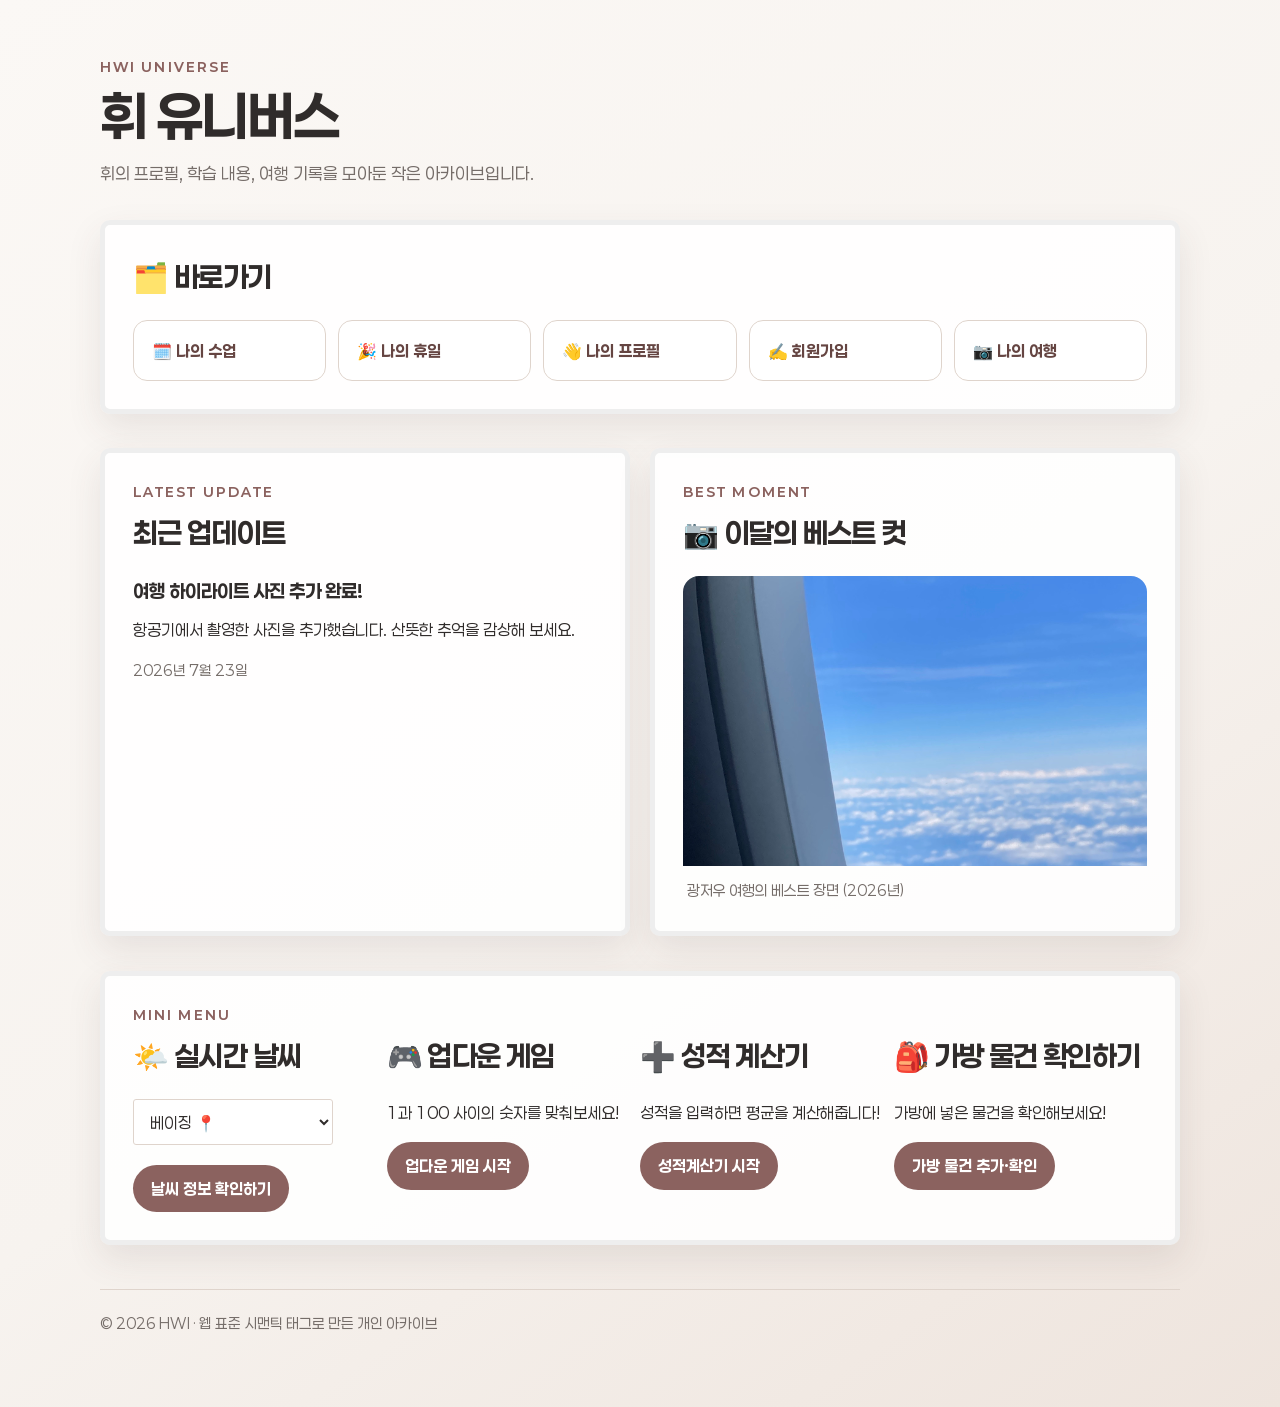
<file: index.html>
<!DOCTYPE html>
<html lang="ko">
<head>
  <meta charset="UTF-8">
  <meta name="viewport" content="width=device-width, initial-scale=1.0">
  <link rel="stylesheet" href="css/style.css">
  <title>휘 유니버스</title>
</head>
<body class="home-page">
  <div class="container">
    <header class="page-header">
      <p class="eyebrow">HWI UNIVERSE</p>
      <h1>휘 유니버스</h1>
      <p class="lead">휘의 프로필, 학습 내용, 여행 기록을 모아둔 작은 아카이브입니다.</p>
    </header>

    <nav class="card" aria-label="주요 메뉴">
      <h2>🗂️ 바로가기</h2>
      <ul class="quick-links">
        <li><a href="html/myClass.html">🗓️ 나의 수업</a></li>
        <li><a href="html/myHoliday.html">🎉 나의 휴일</a></li>
        <li><a href="html/myProfile.html">👋 나의 프로필</a></li>
        <li><a href="html/signup.html">✍️ 회원가입</a></li>
        <li><a href="html/myTrip.html">📷 나의 여행</a></li>
      </ul>
    </nav>

    <main>
      <div class="grid section">
        <section class="card">
          <p class="eyebrow">Latest update</p>
          <h2>최근 업데이트</h2>
          <article>
            <h3>여행 하이라이트 사진 추가 완료!</h3>
            <p>항공기에서 촬영한 사진을 추가했습니다. 산뜻한 추억을 감상해 보세요.</p>
            <p class="meta">2026년 7월 23일</p>
          </article>
        </section>

        <section class="card">
          <p class="eyebrow">Best moment</p>
          <h2>📷 이달의 베스트 컷</h2>
          <figure class="feature-image">
            <img src="media/image2.jpg" alt="광저우 여행의 베스트 장면">
            <figcaption>광저우 여행의 베스트 장면 (2026년)</figcaption>
          </figure>
        </section>
      </div>

      <aside class="card section">
        <p class="eyebrow">Mini Menu</p>
        <div class="card-grid">
        <section>
          
          <h2>🌤️ 실시간 날씨</h2>
          <select id="weather-location">
            <option value="china">베이징 📍</option>
            <option value="seoul">서울특별시 📍</option>
          </select>
          <button class="button" id="weather-button" type="button">날씨 정보 확인하기</button>
        </section>
        <section>
          <h2>🎮 업다운 게임</h2>
          <p>1과 100 사이의 숫자를 맞춰보세요!</p>
          <button class="button" id="updown-button" type="button">업다운 게임 시작</button>
        </section>
        <section>
          <h2>➕ 성적 계산기</h2>
          <p>성적을 입력하면 평균을 계산해줍니다!</p>
          <button class="button" id="grade-button" type="button">성적계산기 시작</button>
        </section>
        <section>
          <h2>🎒 가방 물건 확인하기</h2>
          <p>가방에 넣은 물건을 확인해보세요!</p>
          <button class="button" id="bag-button" type="button">가방 물건 추가·확인</button>
        </section>
        </div>
      </aside>
    </main>

    <footer>
      <p>© 2026 HWI · 웹 표준 시맨틱 태그로 만든 개인 아카이브</p>
    </footer>
  </div>
  <script src="script/reflective-tilt.js"></script>
  <script src="script/upDown.js"></script>
  <script src="script/grade.js"></script>
  <script src="script/bag.js"></script>
  <script src="script/weather.js"></script>
</body>
</html>
</file>
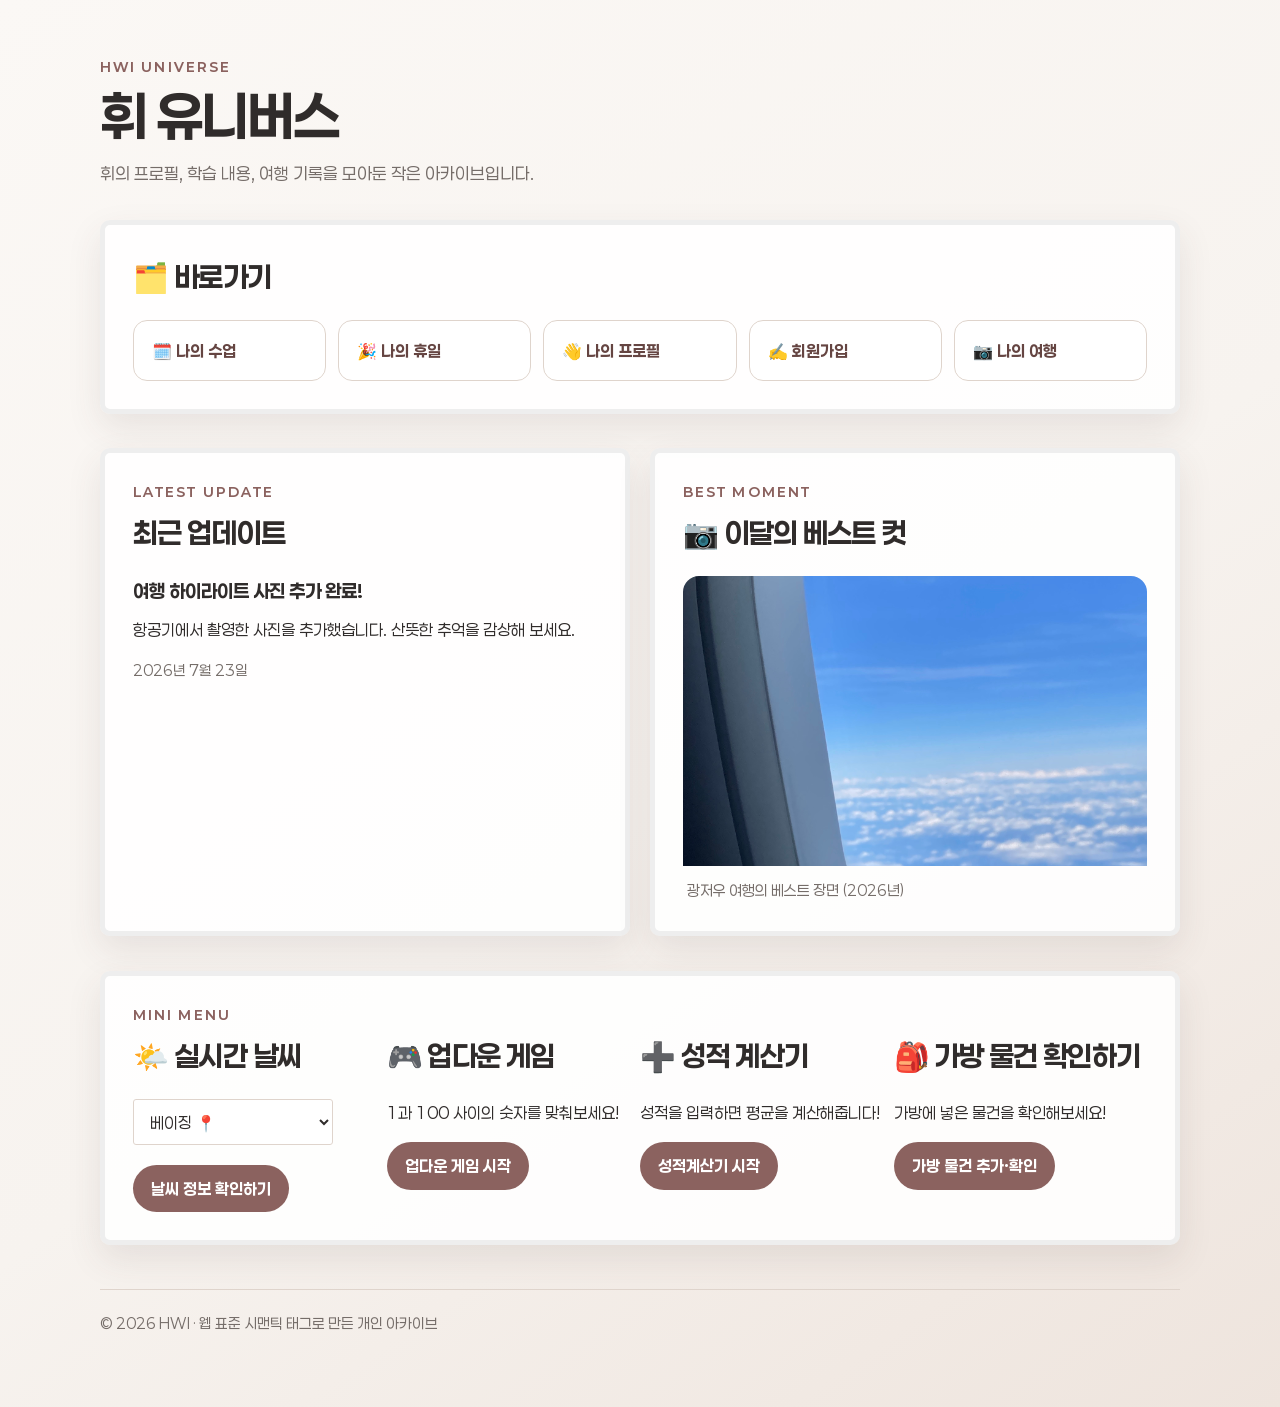
<file: html/index.html>
<!DOCTYPE html>
<html lang="ko">
<head>
  <meta charset="UTF-8">
  <meta name="viewport" content="width=device-width, initial-scale=1.0">
  <link rel="stylesheet" href="../css/style.css">
  <title>휘 유니버스</title>
</head>
<body class="home-page">
  <div class="container">
    <header class="page-header">
      <p class="eyebrow">HWI UNIVERSE</p>
      <h1>휘 유니버스</h1>
      <p class="lead">휘의 프로필, 학습 내용, 여행 기록을 모아둔 작은 아카이브입니다.</p>
    </header>

    <nav class="card" aria-label="주요 메뉴">
      <h2>🗂️ 바로가기</h2>
      <ul class="quick-links">
        <li><a href="myClass.html">🗓️ 나의 수업</a></li>
        <li><a href="myHoliday.html">🎉 나의 휴일</a></li>
        <li><a href="myProfile.html">👋 나의 프로필</a></li>
        <li><a href="signup.html">✍️ 회원가입</a></li>
        <li><a href="myTrip.html">📷 나의 여행</a></li>
      </ul>
    </nav>

    <main>
      <div class="grid section">
        <section class="card">
          <p class="eyebrow">Latest update</p>
          <h2>최근 업데이트</h2>
          <article>
            <h3>여행 하이라이트 사진 추가 완료!</h3>
            <p>항공기에서 촬영한 사진을 추가했습니다. 산뜻한 추억을 감상해 보세요.</p>
            <p class="meta">2026년 7월 23일</p>
          </article>
        </section>

        <section class="card">
          <p class="eyebrow">Best moment</p>
          <h2>📷 이달의 베스트 컷</h2>
          <figure class="feature-image">
            <img src="../media/image2.jpg" alt="광저우 여행의 베스트 장면">
            <figcaption>광저우 여행의 베스트 장면 (2026년)</figcaption>
          </figure>
        </section>
      </div>

      <aside class="card section">
        <p class="eyebrow">Mini Menu</p>
        <div class="card-grid">
        <section>
          
          <h2>🌤️ 실시간 날씨</h2>
          <select id="weather-location">
            <option value="china">베이징 📍</option>
            <option value="seoul">서울특별시 📍</option>
          </select>
          <button class="button" id="weather-button" type="button">날씨 정보 확인하기</button>
        </section>
        <section>
          <h2>🎮 업다운 게임</h2>
          <p>1과 100 사이의 숫자를 맞춰보세요!</p>
          <button class="button" id="updown-button" type="button">업다운 게임 시작</button>
        </section>
        <section>
          <h2>➕ 성적 계산기</h2>
          <p>성적을 입력하면 평균을 계산해줍니다!</p>
          <button class="button" id="grade-button" type="button">성적계산기 시작</button>
        </section>
        <section>
          <h2>🎒 가방 물건 확인하기</h2>
          <p>가방에 넣은 물건을 확인해보세요!</p>
          <button class="button" id="bag-button" type="button">가방 물건 추가·확인</button>
        </section>
        </div>
      </aside>
    </main>

    <footer>
      <p>© 2026 HWI · 웹 표준 시맨틱 태그로 만든 개인 아카이브</p>
    </footer>
  </div>
  <script src="../script/reflective-tilt.js"></script>
  <script src="../script/upDown.js"></script>
  <script src="../script/grade.js"></script>
  <script src="../script/bag.js"></script>
  <script src="../script/weather.js"></script>
</body>
</html>
</file>
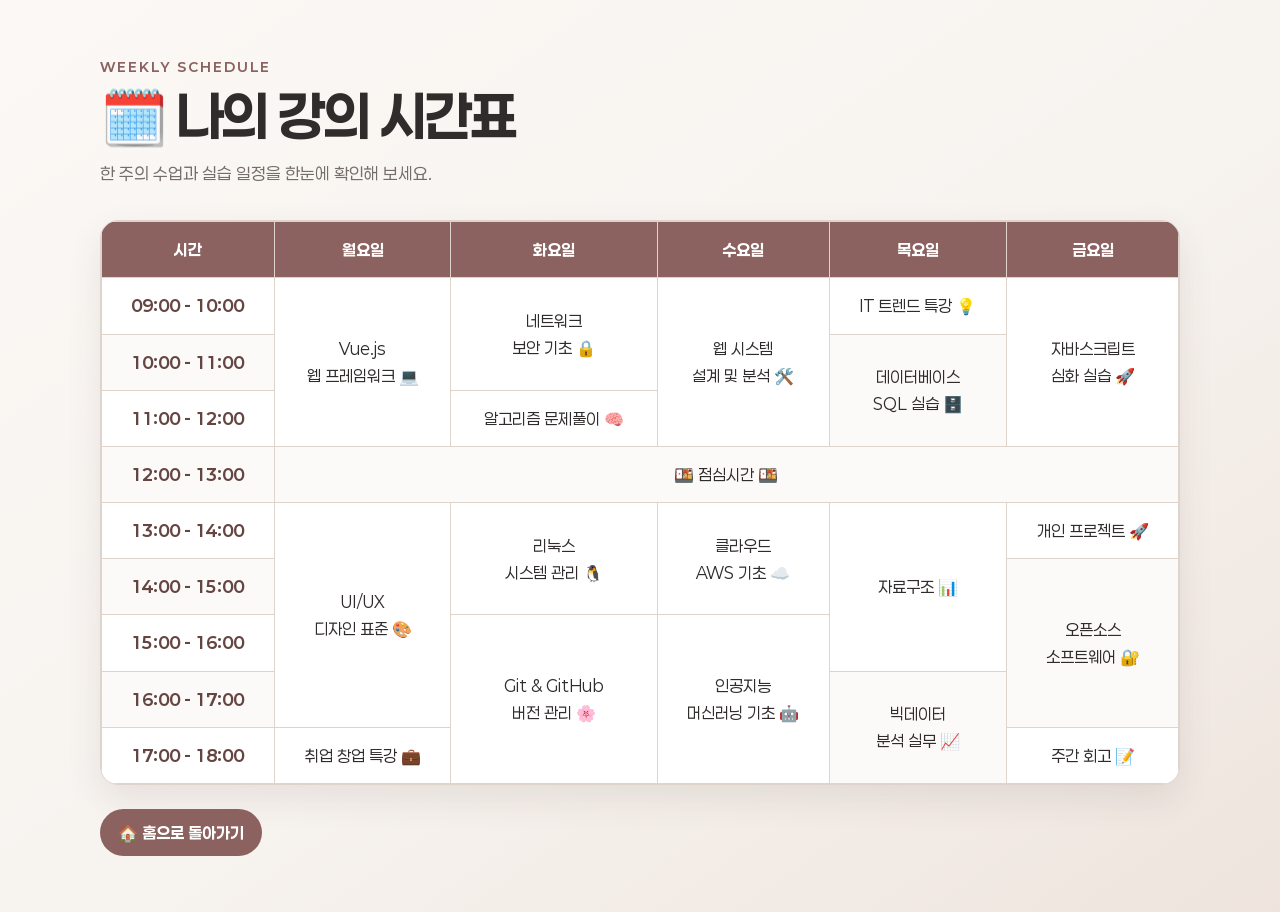
<file: html/myClass.html>
<!DOCTYPE html>
<html lang="ko">
<head>
  <meta charset="UTF-8">
  <meta name="viewport" content="width=device-width, initial-scale=1.0">
  <title>나의 강의 시간표</title>
  <link rel="stylesheet" href="../css/style.css">
</head>

<body>
  <main class="container">
  <header class="page-header">
    <p class="eyebrow">Weekly schedule</p>
    <h1>🗓️ 나의 강의 시간표</h1>
    <p class="lead">한 주의 수업과 실습 일정을 한눈에 확인해 보세요.</p>
  </header>

  <div class="table-wrap">
  <table>
    <thead>
    <tr>
      <th>시간</th>
      <th>월요일</th>
      <th>화요일</th>
      <th>수요일</th>
      <th>목요일</th>
      <th>금요일</th>
    </tr>
    </thead>
    <tbody>

    <tr>
      <td>09:00 - 10:00</td>

      <td rowspan="3">
        Vue.js<br>
        웹 프레임워크 💻
      </td>

      <td rowspan="2">
        네트워크<br>
        보안 기초 🔒
      </td>

      <td rowspan="3">
        웹 시스템<br>
        설계 및 분석 🛠️
      </td>

      <td>
        IT 트렌드 특강 💡
      </td>

      <td rowspan="3">
        자바스크립트<br>
        심화 실습 🚀
      </td>
    </tr>

    <tr>
      <td>10:00 - 11:00</td>

      <td rowspan="2">
        데이터베이스<br>
        SQL 실습 🗄️
      </td>
    </tr>

    <tr>
      <td>11:00 - 12:00</td>

      <td>
        알고리즘 문제풀이 🧠
      </td>
    </tr>

    <tr>
      <td>12:00 - 13:00</td>

      <td colspan="5">
        🍱 점심시간 🍱
      </td>
    </tr>

    <tr>
      <td>13:00 - 14:00</td>

      <td rowspan="4">
        UI/UX<br>
        디자인 표준 🎨
      </td>

      <td rowspan="2">
        리눅스<br>
        시스템 관리 🐧
      </td>

      <td rowspan="2">
        클라우드<br>
        AWS 기초 ☁️
      </td>

      <td rowspan="3">
        자료구조 📊
      </td>

      <td>
        개인 프로젝트 🚀
      </td>
    </tr>

    <tr>
      <td>14:00 - 15:00</td>

      <td rowspan="3">
        오픈소스<br>
        소프트웨어 🔐
      </td>
    </tr>

    <tr>
      <td>15:00 - 16:00</td>

      <td rowspan="3">
        Git &amp; GitHub<br>
        버전 관리 🌸
      </td>

      <td rowspan="3">
        인공지능<br>
        머신러닝 기초 🤖
      </td>
    </tr>

    <tr>
      <td>16:00 - 17:00</td>

      <td rowspan="2">
        빅데이터<br>
        분석 실무 📈
      </td>
    </tr>

    <tr>
      <td>17:00 - 18:00</td>

      <td>
        취업 창업 특강 💼
      </td>


      <td>
        주간 회고 📝
      </td>
    </tr>
    </tbody>
  </table>
  </div>
  <div class="actions"><a class="home-link" href="../index.html">🏠 홈으로 돌아가기</a></div>
  </main>
</body>
</html>
</file>
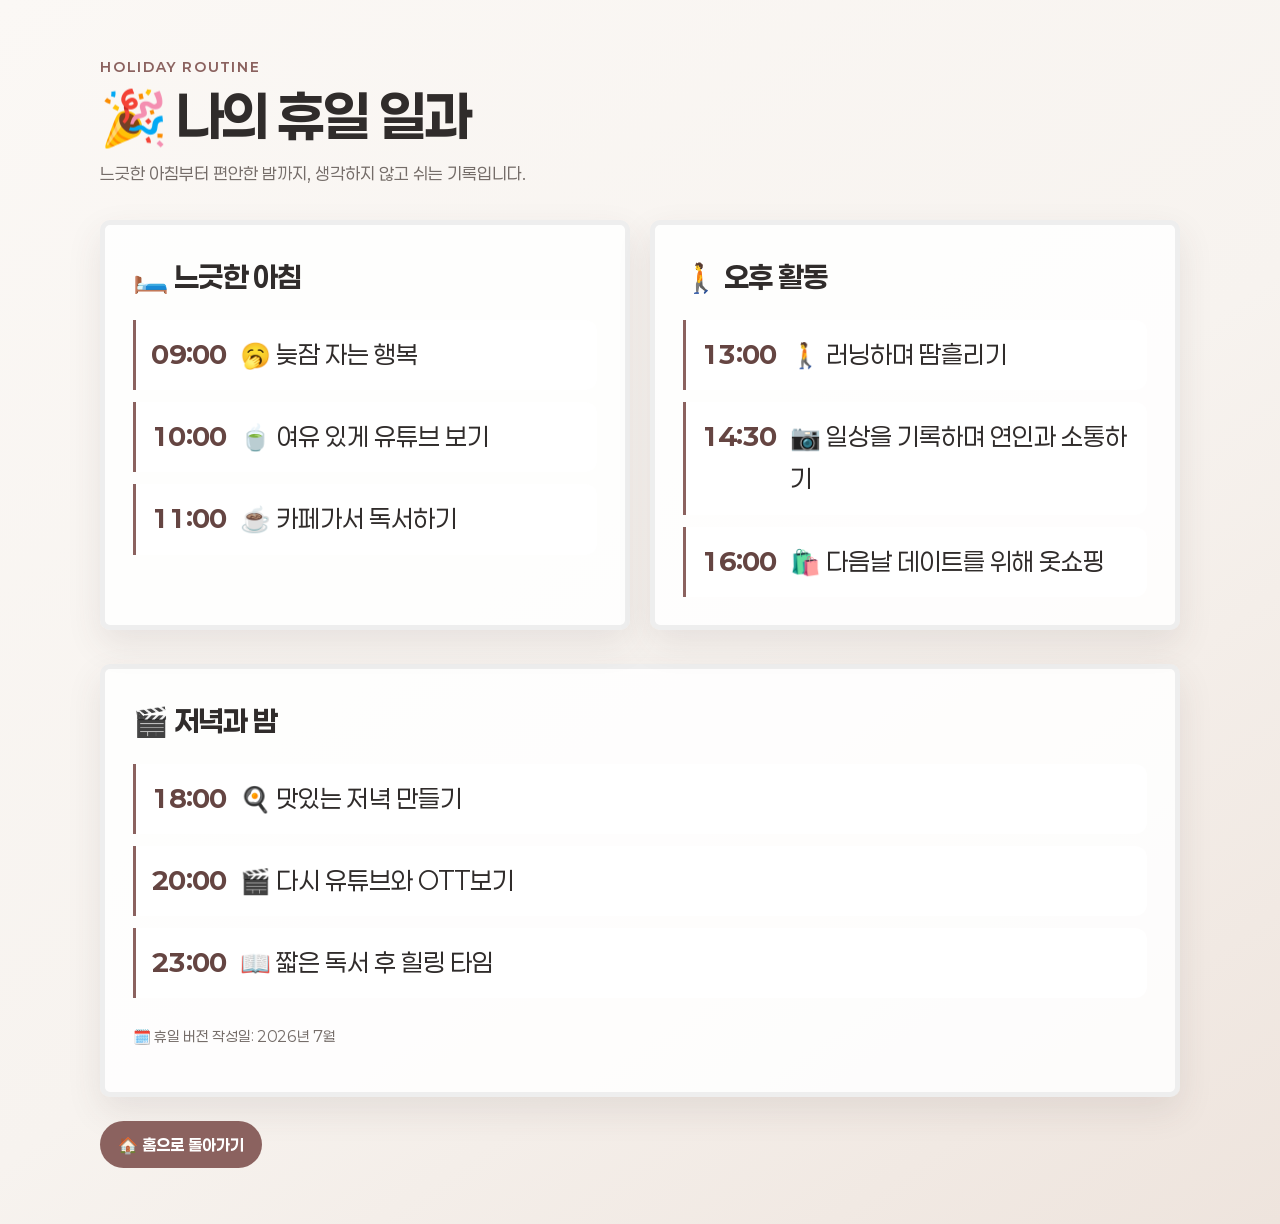
<file: html/myHoliday.html>
<!DOCTYPE html>
<html lang="ko">
<head>
  <meta charset="UTF-8">
  <meta name="viewport" content="width=device-width, initial-scale=1.0">
  <title>나의 휴일</title>
  <link rel="stylesheet" href="../css/style.css">
</head>
<body>
  <main class="container">
    <header class="page-header">
      <p class="eyebrow">Holiday routine</p>
      <h1>🎉 나의 휴일 일과</h1>
      <p class="lead">느긋한 아침부터 편안한 밤까지, 생각하지 않고 쉬는 기록입니다.</p>
    </header>

    <div class="grid">
      <section class="card">
        <h2>🛏️ 느긋한 아침</h2>
        <ul class="timeline">
          <li><time>09:00</time><span>🥱 늦잠 자는 행복</span></li>
          <li><time>10:00</time><span>🍵 여유 있게 유튜브 보기</span></li>
          <li><time>11:00</time><span>☕ 카페가서 독서하기</span></li>
        </ul>
      </section>

      <section class="card">
        <h2>🚶 오후 활동</h2>
        <ul class="timeline">
          <li><time>13:00</time><span>🚶 러닝하며 땀흘리기</span></li>
          <li><time>14:30</time><span>📷 일상을 기록하며 연인과 소통하기</span></li>
          <li><time>16:00</time><span>🛍️ 다음날 데이트를 위해 옷쇼핑</span></li>
        </ul>
      </section>
    </div>

    <section class="card section">
      <h2>🎬 저녁과 밤</h2>
      <ul class="timeline">
        <li><time>18:00</time><span>🍳 맛있는 저녁 만들기</span></li>
        <li><time>20:00</time><span>🎬 다시 유튜브와 OTT보기</span></li>
        <li><time>23:00</time><span>📖 짧은 독서 후 힐링 타임</span></li>
      </ul><br>
      <p class="meta">🗓️ 휴일 버전 작성일: 2026년 7월</p>
    </section>

    <div class="actions"><a class="home-link" href="../index.html">🏠 홈으로 돌아가기</a></div>
  </main>
</body>
</html>
</file>
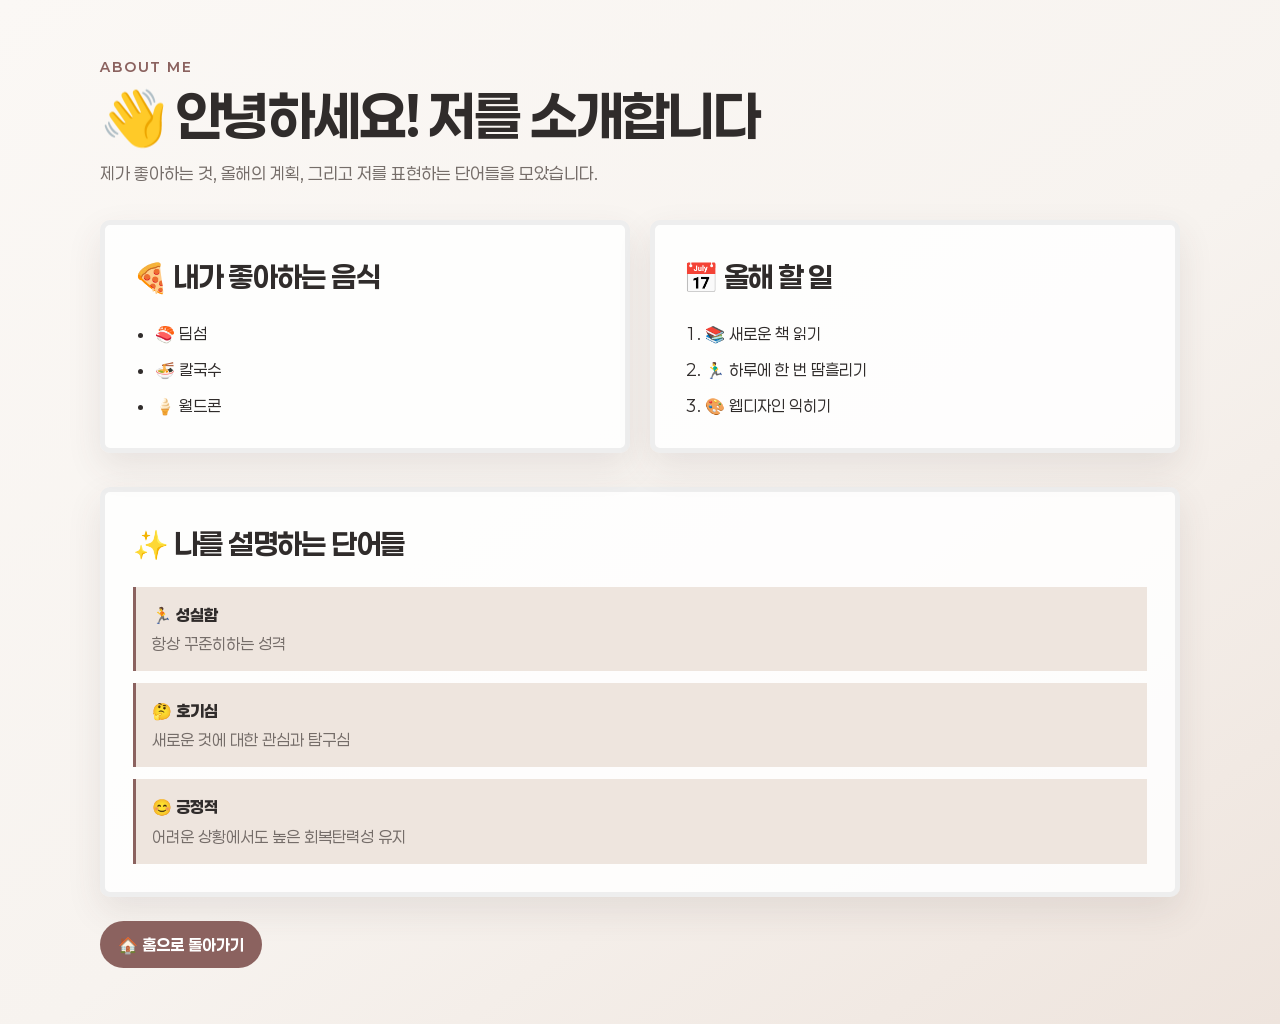
<file: html/myProfile.html>
<!DOCTYPE html>
<html lang="ko">
<head>
  <meta charset="UTF-8">
  <meta name="viewport" content="width=device-width, initial-scale=1.0">
  <title>나의 프로필</title>
  <link rel="stylesheet" href="../css/style.css">
</head>
<body>
  <main class="container">
    <header class="page-header">
      <p class="eyebrow">About me</p>
      <h1>👋 안녕하세요! 저를 소개합니다</h1>
      <p class="lead">제가 좋아하는 것, 올해의 계획, 그리고 저를 표현하는 단어들을 모았습니다.</p>
    </header>

    <div class="grid">
      <section class="card">
        <h2>🍕 내가 좋아하는 음식</h2>
        <ul class="profile-list">
          <li>🍣 딤섬</li>
          <li>🍜 칼국수</li>
          <li>🍦 월드콘</li>
        </ul>
      </section>

      <section class="card">
        <h2>📅 올해 할 일</h2>
        <ol class="profile-list">
          <li>📚 새로운 책 읽기</li>
          <li>🏃‍♂️ 하루에 한 번 땀흘리기</li>
          <li>🎨 웹디자인 익히기</li>
        </ol>
      </section>
    </div>

    <section class="card section">
      <h2>✨ 나를 설명하는 단어들</h2>
      <dl class="keyword-list">
        <div><dt>🏃 성실함</dt><dd>항상 꾸준히하는 성격</dd></div>
        <div><dt>🤔 호기심</dt><dd>새로운 것에 대한 관심과 탐구심</dd></div>
        <div><dt>😊 긍정적</dt><dd>어려운 상황에서도 높은 회복탄력성 유지</dd></div>
      </dl>
    </section>

    <div class="actions"><a class="home-link" href="../index.html">🏠 홈으로 돌아가기</a></div>
  </main>
</body>
</html>
</file>
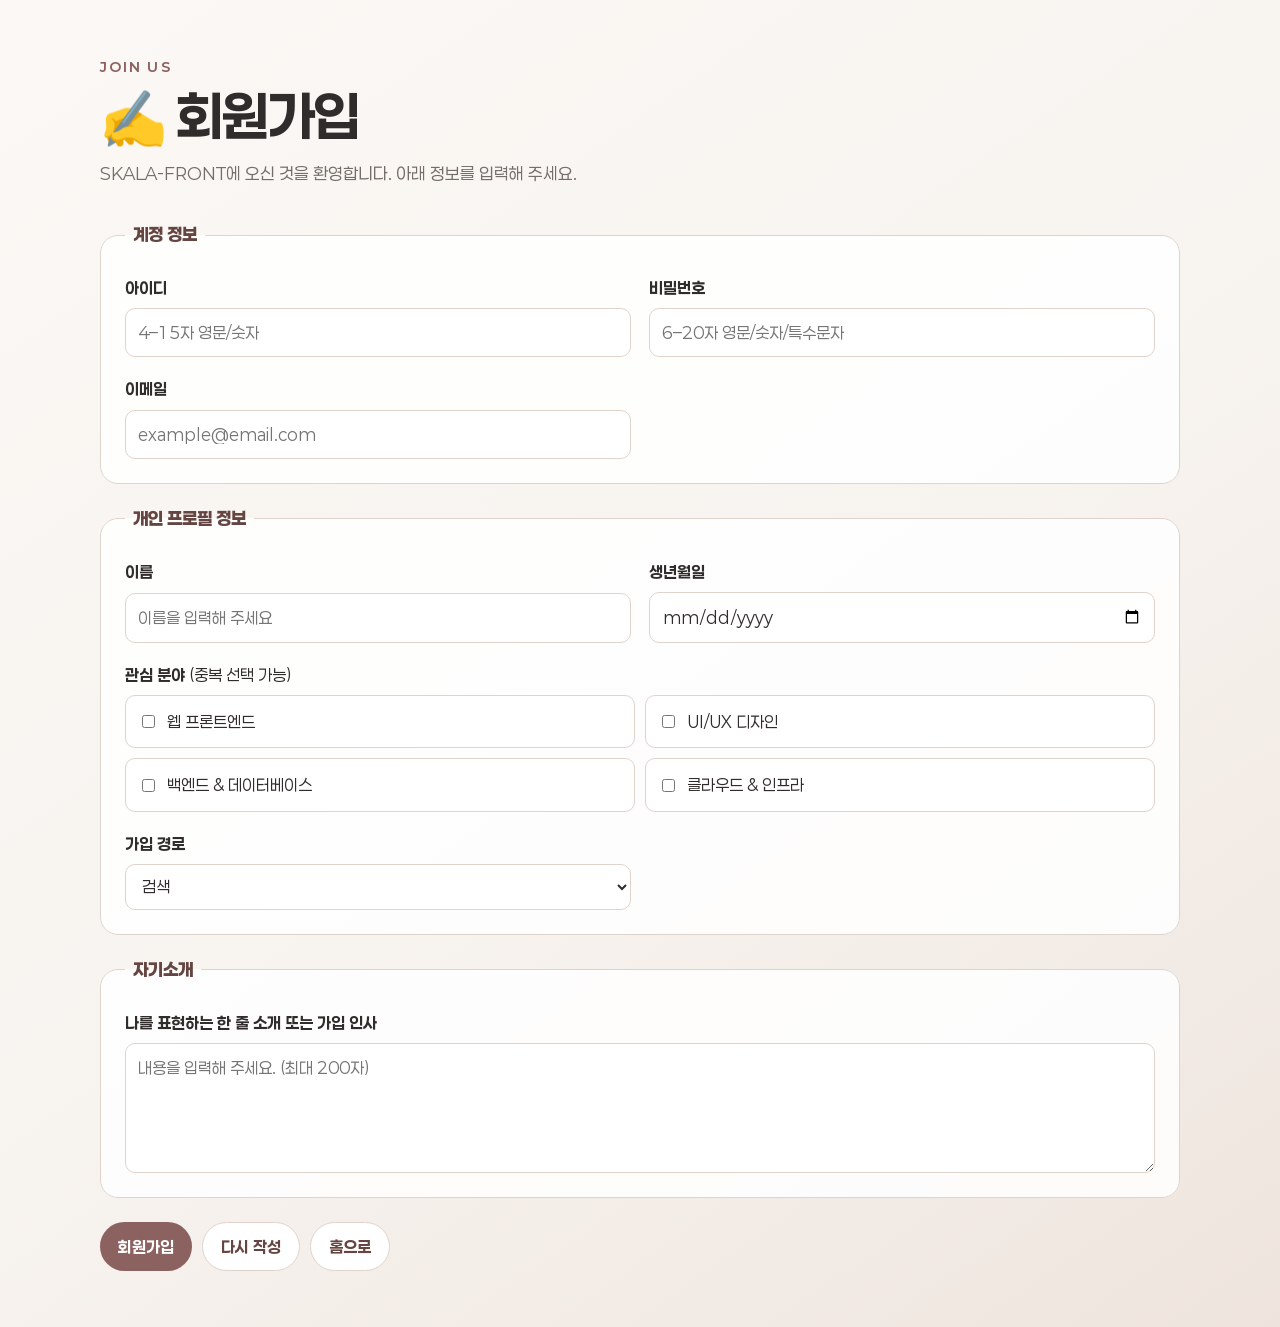
<file: html/signup.html>
<!DOCTYPE html>
<html lang="ko">
<head>
  <meta charset="UTF-8">
  <meta name="viewport" content="width=device-width, initial-scale=1.0">
  <link rel="stylesheet" href="../css/style.css">
  <title>회원가입</title>
</head>
<body>
  <main class="container">
    <header class="page-header">
      <p class="eyebrow">Join us</p>
      <h1>✍️ 회원가입</h1>
      <p class="lead">SKALA-FRONT에 오신 것을 환영합니다. 아래 정보를 입력해 주세요.</p>
    </header>

    <form action="signup_result.html" method="get">
      <fieldset>
        <legend>계정 정보</legend>
        <div class="form-grid">
          <div class="form-group">
            <label for="id">아이디</label>
            <input type="text" id="id" name="id" minlength="4" maxlength="15" placeholder="4–15자 영문/숫자" required>
          </div>
          <div class="form-group">
            <label for="password">비밀번호</label>
            <input type="password" id="password" name="password" minlength="6" maxlength="20" placeholder="6–20자 영문/숫자/특수문자" required>
          </div>
          <div class="form-group">
            <label for="email">이메일</label>
            <input type="email" id="email" name="email" placeholder="example@email.com" required>
          </div>
        </div>
      </fieldset>

      <fieldset>
        <legend>개인 프로필 정보</legend>
        <div class="form-grid">
          <div class="form-group">
            <label for="name">이름</label>
            <input type="text" id="name" name="name" placeholder="이름을 입력해 주세요" required>
          </div>
          <div class="form-group">
            <label for="birth">생년월일</label>
            <input type="date" id="birth" name="birth" required>
          </div>
          <div class="form-group full">
            <span><strong>관심 분야</strong> (중복 선택 가능)</span>
            <div class="check-list">
              <label><input type="checkbox" name="interest" value="frontend"> 웹 프론트엔드</label>
              <label><input type="checkbox" name="interest" value="design"> UI/UX 디자인</label>
              <label><input type="checkbox" name="interest" value="backend"> 백엔드 &amp; 데이터베이스</label>
              <label><input type="checkbox" name="interest" value="cloud"> 클라우드 &amp; 인프라</label>
            </div>
          </div>
          <div class="form-group">
            <label for="referral">가입 경로</label>
            <select id="referral" name="referral">
              <option value="search">검색</option>
              <option value="social">소셜 미디어</option>
              <option value="friend">친구 추천</option>
            </select>
          </div>
        </div>
      </fieldset>

      <fieldset>
        <legend>자기소개</legend>
        <div class="form-group">
          <label for="introduction">나를 표현하는 한 줄 소개 또는 가입 인사</label>
          <textarea id="introduction" name="introduction" maxlength="200" placeholder="내용을 입력해 주세요. (최대 200자)"></textarea>
        </div>
      </fieldset>

      <div class="actions">
        <button class="button" type="submit">회원가입</button>
        <button class="button secondary" type="reset">다시 작성</button>
        <a class="button secondary" href="../index.html">홈으로</a>
      </div>
    </form>
  </main>
</body>
</html>
</file>
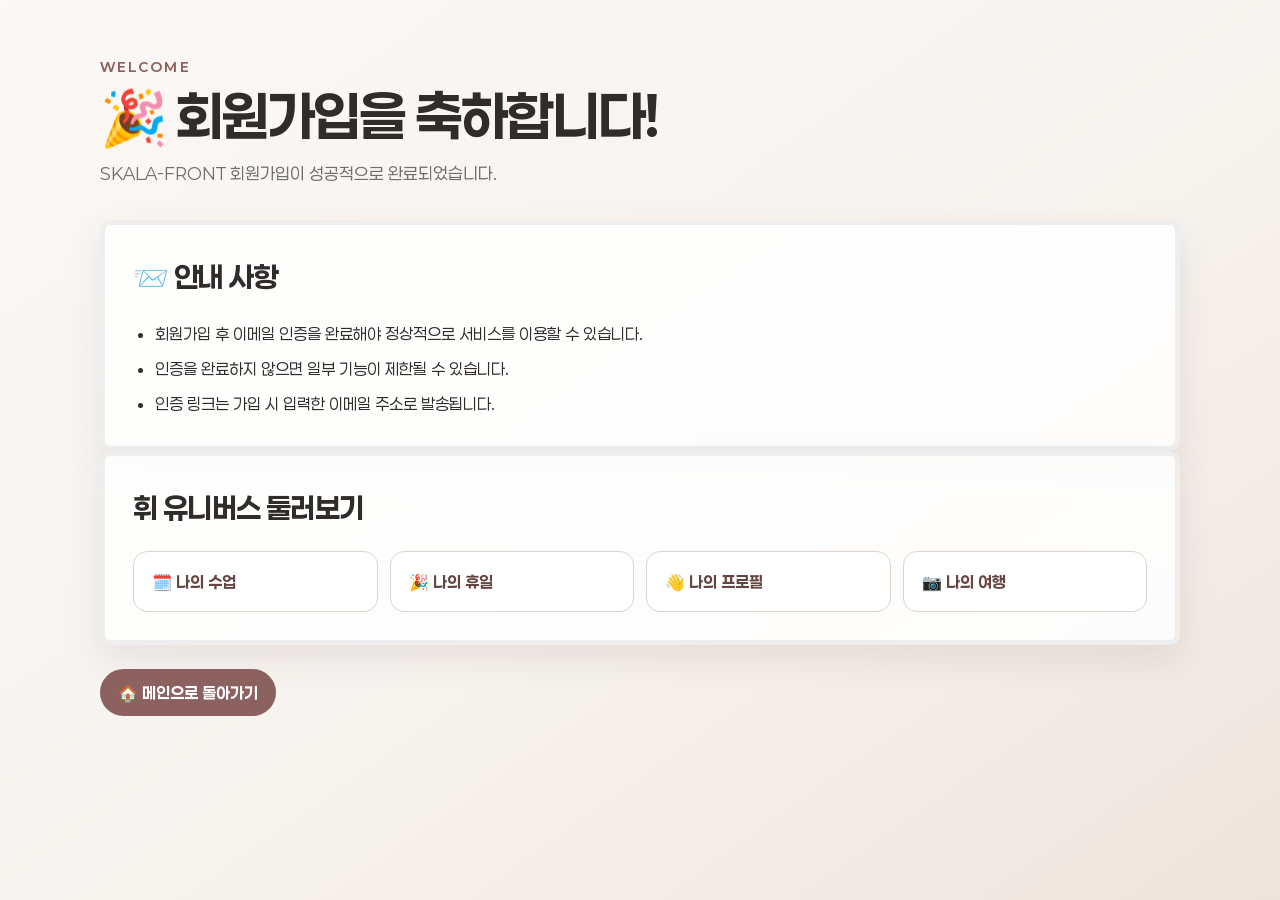
<file: html/signup_result.html>
<!DOCTYPE html>
<html lang="ko">
<head>
  <meta charset="UTF-8">
  <meta name="viewport" content="width=device-width, initial-scale=1.0">
  <title>회원가입 완료</title>
  <link rel="stylesheet" href="../css/style.css">
</head>
<body>
  <main class="container">
    <header class="page-header">
      <p class="eyebrow">Welcome</p>
      <h1>🎉 회원가입을 축하합니다!</h1>
      <p class="lead">SKALA-FRONT 회원가입이 성공적으로 완료되었습니다.</p>
    </header>

    <section class="card">
      <h2>📨 안내 사항</h2>
      <ul class="notice-list">
        <li>회원가입 후 이메일 인증을 완료해야 정상적으로 서비스를 이용할 수 있습니다.</li>
        <li>인증을 완료하지 않으면 일부 기능이 제한될 수 있습니다.</li>
        <li>인증 링크는 가입 시 입력한 이메일 주소로 발송됩니다.</li>
      </ul>
    </section>

    <nav class="card section" aria-label="가입 후 바로가기">
      <h2>휘 유니버스 둘러보기</h2>
      <ul class="quick-links">
        <li><a href="myClass.html">🗓️ 나의 수업</a></li>
        <li><a href="myHoliday.html">🎉 나의 휴일</a></li>
        <li><a href="myProfile.html">👋 나의 프로필</a></li>
        <li><a href="myTrip.html">📷 나의 여행</a></li>
      </ul>
    </nav>

    <div class="actions"><a class="home-link" href="../index.html">🏠 메인으로 돌아가기</a></div>
  </main>
</body>
</html>
</file>
<file: css/style.css>
@font-face {
    font-family: "Paperlogy";
    src: url("../font/Paperlogy-1.000/Paperlogy-1Thin.ttf") format("truetype");
    font-weight: 100;
    font-style: normal;
    font-display: swap;
}

@font-face {
    font-family: "Paperlogy";
    src: url("../font/Paperlogy-1.000/Paperlogy-2ExtraLight.ttf") format("truetype");
    font-weight: 200;
    font-style: normal;
    font-display: swap;
}

@font-face {
    font-family: "Paperlogy";
    src: url("../font/Paperlogy-1.000/Paperlogy-3Light.ttf") format("truetype");
    font-weight: 300;
    font-style: normal;
    font-display: swap;
}

@font-face {
    font-family: "Paperlogy";
    src: url("../font/Paperlogy-1.000/Paperlogy-4Regular.ttf") format("truetype");
    font-weight: 400;
    font-style: normal;
    font-display: swap;
}

@font-face {
    font-family: "Paperlogy";
    src: url("../font/Paperlogy-1.000/Paperlogy-5Medium.ttf") format("truetype");
    font-weight: 500;
    font-style: normal;
    font-display: swap;
}

@font-face {
    font-family: "Paperlogy";
    src: url("../font/Paperlogy-1.000/Paperlogy-6SemiBold.ttf") format("truetype");
    font-weight: 600;
    font-style: normal;
    font-display: swap;
}

@font-face {
    font-family: "Paperlogy";
    src: url("../font/Paperlogy-1.000/Paperlogy-7Bold.ttf") format("truetype");
    font-weight: 700;
    font-style: normal;
    font-display: swap;
}

@font-face {
    font-family: "Paperlogy";
    src: url("../font/Paperlogy-1.000/Paperlogy-8ExtraBold.ttf") format("truetype");
    font-weight: 800;
    font-style: normal;
    font-display: swap;
}

@font-face {
    font-family: "Paperlogy";
    src: url("../font/Paperlogy-1.000/Paperlogy-9Black.ttf") format("truetype");
    font-weight: 900;
    font-style: normal;
    font-display: swap;
}

:root {
    --bg: #f7f3ef;
    --surface: #ffffff;
    --surface-soft: #eee5de;
    --primary: #8b625f;
    --primary-dark: #654542;
    --text: #302c2b;
    --muted: #756d69;
    --line: #dfd4cc;
    --shadow: 0 14px 35px rgba(83, 58, 54, 0.1);
}

* {
    box-sizing: border-box;
}

html {
    scroll-behavior: smooth;
}

body {
    margin: 0;
    background: linear-gradient(145deg, #fbf8f5 0%, var(--bg) 55%, #eee4dd 100%);
    color: var(--text);
    font-family: "Paperlogy", Arial, sans-serif;
    line-height: 1.7;
}

img {
    display: block;
    max-width: 100%;
}

a {
    color: var(--primary-dark);
    text-decoration: none;
}

a:hover {
    color: var(--primary);
}

.container {
    width: min(1080px, calc(100% - 40px));
    min-height: 100vh;
    margin: 0 auto;
    padding: 56px 0;
}

.page-header {
    margin-bottom: 32px;
    transition: transform 0.3s ease;
}

.page-header:hover {
    transform: rotate(-10deg);
}

.eyebrow {
    margin: 0 0 6px;
    color: var(--primary);
    font-size: 0.82rem;
    font-weight: 700;
    letter-spacing: 0.16em;
    text-transform: uppercase;
}

h1,
h2,
h3,
p {
    margin-top: 0;
}

h1 {
    margin-bottom: 10px;
    color: var(--text);
    font-size: clamp(2.1rem, 5vw, 3.4rem);
    line-height: 1.2;
    letter-spacing: -0.04em;
}

h2 {
    margin-bottom: 18px;
    color: var(--text);
    font-size: clamp(1.35rem, 3vw, 1.8rem);
    letter-spacing: -0.02em;
}

h3 {
    margin-bottom: 8px;
    color: var(--text);
}

.lead {
    max-width: 680px;
    margin-bottom: 0;
    color: var(--muted);
    font-size: 1.05rem;
}

hr {
    margin: 34px 0;
    border: 0;
    border-top: 1px solid var(--line);
}

.section {
    margin-top: 34px;
}

.card-grid {
    display : grid;
    grid-template-columns: repeat(4, minmax(0, 1fr));
    margin: 0 auto;
}

.card {
    padding: 28px;
    border: 5px solid #eeeeee;
    border-radius: 10px;
    background: rgba(255, 255, 255, 0.88);
    box-shadow: var(--shadow);
}
.card-grid select {
    padding: 10px 12px;
    border: 1px solid var(--line);
    border-radius: 10px;
    margin-bottom: 20px;
    border-radius: 3px;
    max-width: 200px;
    background: #fff;
    color: var(--text);
    font: inherit;
}

.home-page .card {
    --pointer-x: 50%;
    --pointer-y: 50%;
    --rotate-x: 0deg;
    --rotate-y: 0deg;
    position: relative;
    isolation: isolate;
    overflow: hidden;
    transform: perspective(900px) rotateX(var(--rotate-x)) rotateY(var(--rotate-y));
    transform-style: preserve-3d;
    transition: transform 0.18s ease-out, box-shadow 0.25s ease;
    will-change: transform;
}

.home-page .card::before {
    position: absolute;
    z-index: 1;
    inset: 0;
    border-radius: inherit;
    background:
        radial-gradient(
            circle at var(--pointer-x) var(--pointer-y),
            rgba(255, 255, 255, 0.82) 0,
            rgba(255, 232, 213, 0.3) 18%,
            rgba(139, 98, 95, 0.12) 35%,
            transparent 58%
        ),
        linear-gradient(
            125deg,
            transparent 15%,
            rgba(255, 255, 255, 0.28) 42%,
            transparent 68%
        );
    content: "";
    opacity: 0;
    pointer-events: none;
    -webkit-mask-image: linear-gradient(135deg, transparent 2%, #000 32%, #000 72%, transparent 98%);
    mask-image: linear-gradient(135deg, transparent 2%, #000 32%, #000 72%, transparent 98%);
    mix-blend-mode: soft-light;
    transition: opacity 0.25s ease;
}

.home-page .card:hover {
    box-shadow: 0 22px 48px rgba(83, 58, 54, 0.18);
}

.home-page .card:hover::before {
    opacity: 1;
}

.home-page .card > * {
    position: relative;
    z-index: 2;
}

.card + .card {
    margin-top: 0px;
}

.grid {
    display: grid;
    grid-template-columns: repeat(2, minmax(0, 1fr));
    gap: 20px;
}

.quick-links {
    display: grid;
    grid-template-columns: repeat(auto-fit, minmax(190px, 1fr));
    gap: 12px;
    margin: 0;
    padding: 0;
    list-style: none;
}

@keyframes move {
  from {
    transform: rotate(0);
  }

  to {
    transform: rotate(30deg);
  }
}

.quick-links > li :hover{
    transform : skew(-20deg, -10deg);
    animation-name: move;
    animation-duration: 2s;
}

.quick-links a {
    display: block;
    height: 100%;
    padding: 16px 18px;
    border: 1px solid var(--line);
    border-radius: 14px;
    background: var(--surface);
    font-weight: 700;
    transition: transform 0.2s ease, box-shadow 0.2s ease, border-color 0.2s ease;
}

.quick-links a:hover {
    border-color: var(--primary);
    box-shadow: 0 8px 20px rgba(83, 58, 54, 0.1);
    transform: translateY(-2px);
}

.home-link,
.button {
    display: inline-flex;
    align-items: center;
    justify-content: center;
    min-height: 46px;
    padding: 10px 18px;
    border: 0;
    border-radius: 999px;
    background: var(--primary);
    color: #fff;
    font: inherit;
    font-weight: 700;
    cursor: pointer;
    transition: background 0.2s ease, transform 0.2s ease;
}

.home-link:hover,
.button:hover {
    background: var(--primary-dark);
    color: #fff;
    transform: translateY(-1px);
}

.button.secondary {
    border: 1px solid var(--line);
    background: var(--surface);
    color: var(--primary-dark);
}

.actions {
    display: flex;
    flex-wrap: wrap;
    gap: 10px;
    margin-top: 24px;
}

.feature-image {
    overflow: hidden;
    margin: 0;
    border-radius: 16px;
}

.feature-image img {
    width: 100%;
    aspect-ratio: 16 / 10;
    object-fit: cover;
}

figcaption {
    padding: 12px 4px 0;
    color: var(--muted);
    font-size: 0.92rem;
}

.trip-grid {
    display: grid;
    grid-template-columns: repeat(3, minmax(0, 1fr));
    gap: 20px;
}

.trip-card {
    overflow: hidden;
    margin: 0;
    padding: 12px;
    border: 1px solid var(--line);
    border-radius: 18px;
    background: var(--surface);
    box-shadow: var(--shadow);
}

.trip-card:hover {
    transform : rotate(-5deg);
    transition: transform 0.5s ease;
}

.trip-card img {
    width: 100%;
    aspect-ratio: 4 / 3;
    border-radius: 12px;
    object-fit: cover;
}

.trip-card figcaption {
    padding: 12px 6px 4px;
    color: var(--text);
    font-weight: 700;
}

.highlight-layout {
    display: grid;
    grid-template-columns: minmax(280px, 380px) minmax(0, 1fr);
    align-items: start;
    gap: 32px;
}

.video-card {
    display: grid;
    grid-template-columns: minmax(0, 3fr);
    gap: 10px;
    width: min(100%, 380px);
    overflow: hidden;
    margin: 0;
    padding: 12px;
    border: 1px solid var(--line);
    border-radius: 18px;
    background: var(--surface);
    box-shadow: var(--shadow);
    transition: transform 0.25s ease, box-shadow 0.25s ease;
}

.video-card:hover {
    box-shadow: 0 18px 42px rgba(83, 58, 54, 0.16);
    transform: translateY(-4px);
}

.video-card video {
    display: block;
    width: 100%;
    aspect-ratio: 9 / 16;
    border-radius: 12px;
    background: #171313;
    object-fit: contain;
}

.video-card figcaption {
    padding: 4px 8px 2px;
    color: var(--text);
    font-weight: 700;
    text-align: center;
}

.rainbow-composite {
    --pointer-x: 50%;
    --pointer-y: 50%;
    --rotate-x: 0deg;
    --rotate-y: 0deg;
    position: relative;
    justify-self: center;
    width: min(100%, 560px);
    aspect-ratio: 1;
    overflow: hidden;
    margin: 0;
    border: 1px solid var(--line);
    border-radius: 18px;
    box-shadow: var(--shadow);
    transform: perspective(900px) rotateX(var(--rotate-x)) rotateY(var(--rotate-y));
    transform-style: preserve-3d;
    transition: transform 0.18s ease-out, box-shadow 0.25s ease;
    will-change: transform;
}

.rainbow-composite:hover {
    box-shadow: 0 22px 48px rgba(83, 58, 54, 0.2);
}

.rainbow-composite img {
    display: block;
    width: 100%;
    height: 100%;
    object-fit: cover;
}

.rainbow-composite__mask {
    position: absolute;
    z-index: 1;
    inset: 0;
    display: block;
    background:
        radial-gradient(
            circle at var(--pointer-x) var(--pointer-y),
            rgba(255, 255, 255, 0.9) 0,
            rgba(255, 255, 255, 0.32) 13%,
            transparent 32%
        ),
        conic-gradient(
            from 210deg,
            #ff385c,
            #ff9f1c,
            #ffe66d,
            #38d996,
            #36a9e1,
            #7657ff,
            #ee5ecb,
            #ff385c
        );
    -webkit-mask: url("../media/maskimg-alpha.png") center / contain no-repeat;
    mask: url("../media/maskimg-alpha.png") center / contain no-repeat;
    opacity: 0.88;
    pointer-events: none;
}

audio {
    width: 100%;
    margin-top: 22px;
}

.timeline {
    display: grid;
    gap: 12px;
    margin: 0;
    padding: 0;
    font-size: 1.55rem;
    list-style: none;
}

.timeline li {
    display: grid;
    grid-template-columns: 72px 1fr;
    gap: 16px;
    padding: 14px 16px;
    border-left: 3px solid var(--primary);
    border-radius: 0 12px 12px 0;
    background: var(--surface);
}

.timeline time {
    color: var(--primary-dark);
    font-weight: 800;
}

.profile-list {
    margin: 0;
    padding-left: 22px;
}

.profile-list li + li {
    margin-top: 9px;
}

.keyword-list {
    display: grid;
    gap: 12px;
    margin: 0;
}

.keyword-list div {
    padding: 14px 16px;
    border-left: 3px solid var(--primary);
    background: var(--surface-soft);
}

.keyword-list dt {
    font-weight: 800;
}

.keyword-list dd {
    margin: 2px 0 0;
    color: var(--muted);
}

.table-wrap {
    overflow-x: auto;
    border: 1px solid var(--line);
    border-radius: 18px;
    background: var(--surface);
    box-shadow: var(--shadow);
}

table {
    width: 100%;
    min-width: 820px;
    border-collapse: collapse;
}

th,
td {
    padding: 14px 12px;
    border: 1px solid var(--line);
    text-align: center;
    vertical-align: middle;
}

th {
    background: var(--primary);
    color: #fff;
}

td:first-child {
    color: var(--primary-dark);
    font-weight: 700;
    white-space: nowrap;
}

tr:nth-child(even) td {
    background: #fcfaf8;
}

fieldset {
    margin: 0 0 20px;
    padding: 24px;
    border: 1px solid var(--line);
    border-radius: 18px;
    background: rgba(255, 255, 255, 0.88);
}

legend {
    padding: 0 8px;
    color: var(--primary-dark);
    font-size: 1.1rem;
    font-weight: 800;
}

.form-grid {
    display: grid;
    grid-template-columns: repeat(2, minmax(0, 1fr));
    gap: 18px;
}

.form-group {
    display: grid;
    gap: 7px;
}

.form-group.full {
    grid-column: 1 / -1;
}

label {
    font-weight: 700;
}

input,
select,
textarea {
    width: 100%;
    min-height: 46px;
    padding: 10px 12px;
    border: 1px solid var(--line);
    border-radius: 10px;
    background: #fff;
    color: var(--text);
    font: inherit;
}

textarea {
    min-height: 130px;
    resize: vertical;
}

input:focus,
select:focus,
textarea:focus {
    border-color: var(--primary);
    outline: 3px solid rgba(139, 98, 95, 0.14);
}

.check-list {
    display: grid;
    grid-template-columns: repeat(2, minmax(0, 1fr));
    gap: 10px;
}

.check-list label {
    display: flex;
    align-items: center;
    gap: 9px;
    padding: 12px;
    border: 1px solid var(--line);
    border-radius: 10px;
    background: #fff;
    font-weight: 400;
}

.check-list input {
    width: auto;
    min-height: auto;
    accent-color: var(--primary);
}

.notice-list {
    margin: 0;
    padding-left: 22px;
}

.notice-list li + li {
    margin-top: 8px;
}

.meta {
    color: var(--muted);
    font-size: 0.9rem;
}

footer {
    margin-top: 44px;
    padding-top: 22px;
    border-top: 1px solid var(--line);
    color: var(--muted);
    font-size: 0.9rem;
}

@media (max-width: 720px) {
    .container {
        width: min(100% - 28px, 1080px);
        padding: 36px 0;
    }

    .grid,
    .trip-grid,
    .form-grid,
    .check-list {
        grid-template-columns: minmax(0, 1fr);
    }

    .form-group.full {
        grid-column: auto;
    }

    .card,
    fieldset {
        padding: 20px;
    }

    .highlight-layout {
        grid-template-columns: minmax(0, 1fr);
    }

    .rainbow-composite {
        justify-self: start;
        width: min(100%, 380px);
    }
}

@media (prefers-reduced-motion: reduce), (hover: none) {
    .home-page .card {
        transform: none;
        transition: none;
        will-change: auto;
    }

    .home-page .card::before {
        display: none;
    }

    .rainbow-composite {
        transform: none;
        transition: none;
        will-change: auto;
    }
}

@media (max-width: 720px) {
    .card-grid {
        grid-template-columns: 1fr;
    }
}
</file>
